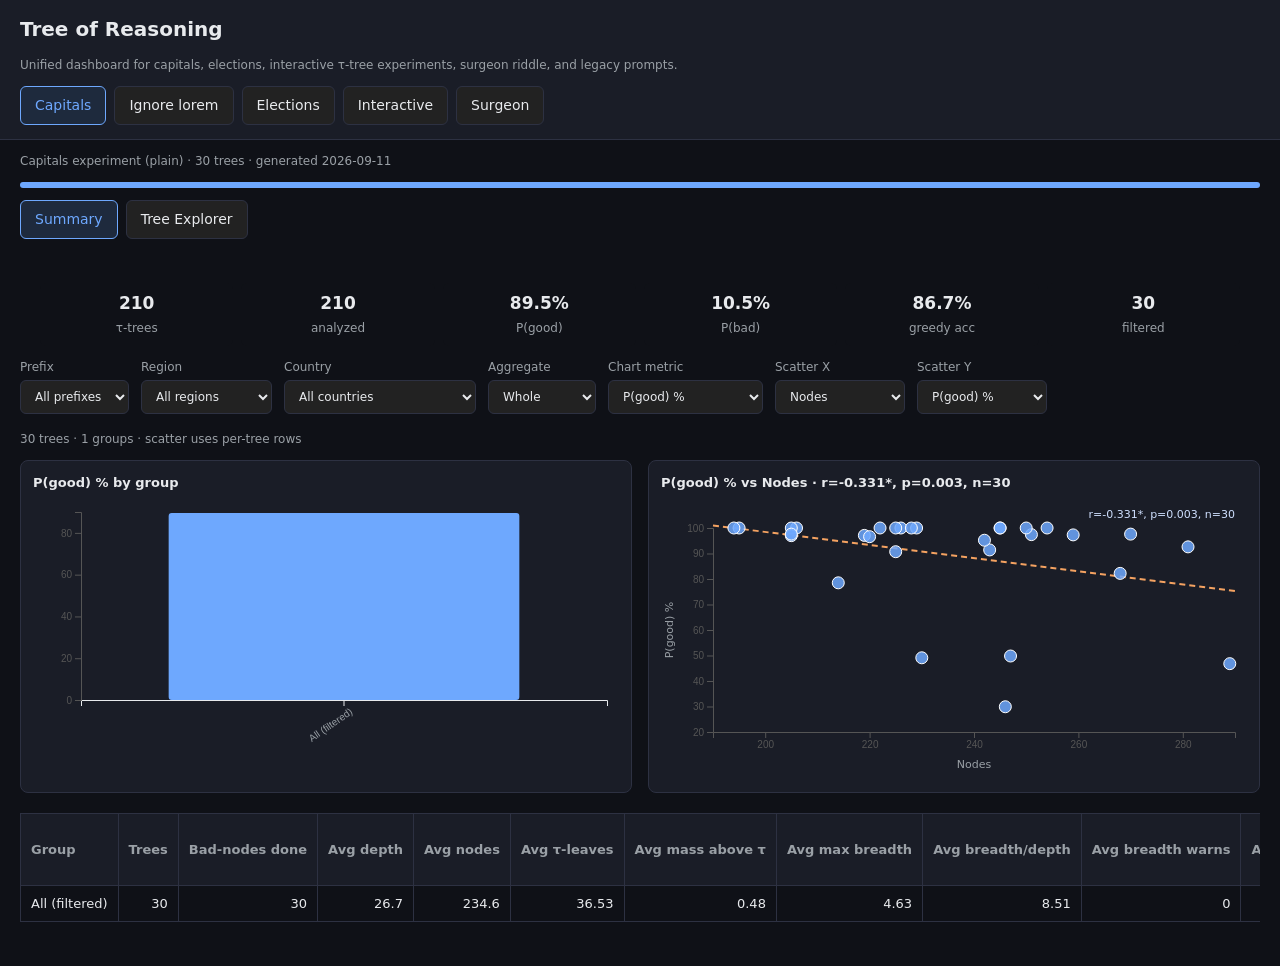
<file: index.html>
<!DOCTYPE html>
<html lang="en">
<head>
<meta charset="utf-8" />
<meta name="viewport" content="width=device-width, initial-scale=1" />
<title>Tree of Reasoning — Dashboards</title>
<script src="assets/vendor/d3.min.js"></script>
<link rel="stylesheet" href="assets/site.css" />
</head>
<body>
<header>
  <h1>Tree of Reasoning</h1>
  <p class="muted">Unified dashboard for capitals, elections, interactive τ-tree experiments, surgeon riddle, and legacy prompts.</p>
  <div class="top-tabs">
    <button type="button" class="top-tab-btn active" data-experiment="capitals">Capitals</button>
    <button type="button" class="top-tab-btn" data-experiment="ignoreLorem">Ignore lorem</button>
    <button type="button" class="top-tab-btn" data-experiment="elections">Elections</button>
    <button type="button" class="top-tab-btn" data-experiment="interactive">Interactive</button>
    <button type="button" class="top-tab-btn" data-experiment="surgeon">Surgeon</button>
  </div>
</header>

<!-- Capitals -->
<section id="capitalsPanel" class="experiment-panel active">
  <p class="muted" id="capitalsSource" style="padding:0 20px">Loading…</p>
  <div class="progress-bar"><div class="progress-fill" id="capitalsProgressFill" style="width:0%"></div></div>
  <div class="tabs" style="padding:0 20px">
    <button type="button" class="tab-btn active" data-tab="summary">Summary</button>
    <button type="button" class="tab-btn" data-tab="trees">Tree Explorer</button>
  </div>
  <div id="capitalsPanel_summaryPanel" class="panel active">
    <div class="summary-wrap">
      <div class="stat-grid" id="capitalsGlobalStats"></div>
      <div class="summary-controls">
        <label>Prefix <select id="capitalsPrefixFilter"><option value="">All</option></select></label>
        <label>Region <select id="capitalsRegionFilter"><option value="">All</option></select></label>
        <label>Country <select id="capitalsCountryFilter"><option value="">All</option></select></label>
        <label>Aggregate <select id="capitalsAggSelect">
          <option value="whole">Whole</option>
          <option value="by_region">By region</option>
          <option value="by_country">By country</option>
          <option value="by_prefix_length">By prefix</option>
        </select></label>
        <label>Chart metric <select id="capitalsMetricSelect"></select></label>
        <label>Scatter X <select id="capitalsScatterX"></select></label>
        <label>Scatter Y <select id="capitalsScatterY"></select></label>
      </div>
      <p class="muted filter-hint" id="capitalsFilterHint"></p>
      <div class="chart-row">
        <div class="chart-card"><h3 id="capitalsBarChartTitle">Bar chart</h3><svg id="capitalsBarChart" class="chart"></svg></div>
        <div class="chart-card"><h3 id="capitalsScatterChartTitle">Scatter</h3><svg id="capitalsScatterChart" class="chart"></svg></div>
      </div>
      <div class="summary-table-wrap"><table class="summary" id="capitalsSummaryTable"><thead></thead><tbody></tbody></table></div>
    </div>
  </div>
  <div id="capitalsPanel_treesPanel" class="panel">
    <div class="controls">
      <label>Tree <select id="capitalsRunSelect"></select></label>
      <label>Min edge prob <select id="capitalsProbFilter">
        <option value="0">0</option><option value="0.01" selected>0.01 (τ)</option>
      </select></label>
      <label><input type="checkbox" id="capitalsShowBad" checked /> Bad nodes</label>
      <label><input type="checkbox" id="capitalsShowGood" checked /> Good nodes</label>
      <label><input type="checkbox" id="capitalsHighlightBadOnly" /> Dim non-bad subtrees</label>
      <button type="button" id="capitalsFitBtn">Fit</button>
      <button type="button" id="capitalsResetBtn">Reset zoom</button>
    </div>
    <div class="bad-filter" id="capitalsBadFilter">
      <span class="muted">Count as bad:</span>
      <label><input type="checkbox" id="badFilter_wrong_city" checked /> wrong city</label>
      <label><input type="checkbox" id="badFilter_empty" checked /> no answer</label>
      <label><input type="checkbox" id="badFilter_incomplete" checked /> incomplete</label>
      <label><input type="checkbox" id="badFilter_lorem_drift" checked /> lorem drift</label>
    </div>
    <div class="legend">
      <span><i style="background:var(--bad-node)"></i> 100% bad</span>
      <span><i style="background:var(--mostly-bad)"></i> &gt;75% bad</span>
      <span><i style="background:var(--good-node)"></i> 100% good</span>
      <span><i style="background:var(--internal)"></i> mixed</span>
      <span><i style="background:var(--expanded)"></i> expanded</span>
    </div>
    <div class="layout">
      <div class="graph-wrap"><svg id="capitalsGraph" class="tree-graph-svg"></svg><div id="capitalsTooltip" class="tree-tooltip"></div></div>
      <aside class="sidebar">
        <div class="card"><h3>Run</h3><div id="capitalsRunMeta" class="muted">—</div></div>
        <div class="stat-grid" id="capitalsRunStats"></div>
        <h3 style="font-size:14px;margin:0 0 8px">Nodes by error rate</h3>
        <div id="capitalsBadNodeList" class="muted">Load a tree.</div>
        <h3 style="font-size:14px;margin:12px 0 8px">Selected node</h3>
        <div id="capitalsDetail"><p class="muted">Click a node.</p></div>
      </aside>
    </div>
  </div>
</section>

<!-- Ignore lorem (legacy capitals prompts) -->
<section id="ignoreLoremPanel" class="experiment-panel">
  <p class="muted" id="ignoreLoremSource" style="padding:0 20px">Loading…</p>
  <div class="progress-bar"><div class="progress-fill" id="ignoreLoremProgressFill" style="width:0%"></div></div>
  <div class="tabs" style="padding:0 20px">
    <button type="button" class="tab-btn active" data-tab="summary">Summary</button>
    <button type="button" class="tab-btn" data-tab="trees">Tree Explorer</button>
  </div>
  <div id="ignoreLoremPanel_summaryPanel" class="panel active">
    <div class="summary-wrap">
      <div class="stat-grid" id="ignoreLoremGlobalStats"></div>
      <div class="summary-controls">
        <label>Prefix <select id="ignoreLoremPrefixFilter"><option value="">All</option></select></label>
        <label>Region <select id="ignoreLoremRegionFilter"><option value="">All</option></select></label>
        <label>Country <select id="ignoreLoremCountryFilter"><option value="">All</option></select></label>
        <label>Aggregate <select id="ignoreLoremAggSelect">
          <option value="whole">Whole</option>
          <option value="by_region">By region</option>
          <option value="by_country">By country</option>
          <option value="by_prefix_length">By prefix</option>
        </select></label>
        <label>Chart metric <select id="ignoreLoremMetricSelect"></select></label>
        <label>Scatter X <select id="ignoreLoremScatterX"></select></label>
        <label>Scatter Y <select id="ignoreLoremScatterY"></select></label>
      </div>
      <p class="muted filter-hint" id="ignoreLoremFilterHint"></p>
      <div class="chart-row">
        <div class="chart-card"><h3 id="ignoreLoremBarChartTitle">Bar chart</h3><svg id="ignoreLoremBarChart" class="chart"></svg></div>
        <div class="chart-card"><h3 id="ignoreLoremScatterChartTitle">Scatter</h3><svg id="ignoreLoremScatterChart" class="chart"></svg></div>
      </div>
      <div class="summary-table-wrap"><table class="summary" id="ignoreLoremSummaryTable"><thead></thead><tbody></tbody></table></div>
    </div>
  </div>
  <div id="ignoreLoremPanel_treesPanel" class="panel">
    <div class="controls">
      <label>Tree <select id="ignoreLoremRunSelect"></select></label>
      <label>Min edge prob <select id="ignoreLoremProbFilter">
        <option value="0">0</option><option value="0.01" selected>0.01 (τ)</option>
      </select></label>
      <label><input type="checkbox" id="ignoreLoremShowBad" checked /> Bad nodes</label>
      <label><input type="checkbox" id="ignoreLoremShowGood" checked /> Good nodes</label>
      <label><input type="checkbox" id="ignoreLoremHighlightBadOnly" /> Dim non-bad subtrees</label>
      <button type="button" id="ignoreLoremFitBtn">Fit</button>
      <button type="button" id="ignoreLoremResetBtn">Reset zoom</button>
    </div>
    <div class="bad-filter" id="ignoreLoremBadFilter">
      <span class="muted">Count as bad:</span>
      <label><input type="checkbox" id="badFilter_wrong_city" checked /> wrong city</label>
      <label><input type="checkbox" id="badFilter_empty" checked /> no answer</label>
      <label><input type="checkbox" id="badFilter_incomplete" checked /> incomplete</label>
      <label><input type="checkbox" id="badFilter_lorem_reasoning" checked /> mention lorem in reasoning</label>
      <label><input type="checkbox" id="badFilter_lorem_answer" checked /> mention lorem in answer</label>
    </div>
    <div class="legend">
      <span><i style="background:var(--bad-node)"></i> 100% bad</span>
      <span><i style="background:var(--mostly-bad)"></i> &gt;75% bad</span>
      <span><i style="background:var(--good-node)"></i> 100% good</span>
      <span><i style="background:var(--internal)"></i> mixed</span>
      <span><i style="background:var(--expanded)"></i> expanded</span>
    </div>
    <div class="layout">
      <div class="graph-wrap"><svg id="ignoreLoremGraph" class="tree-graph-svg"></svg><div id="ignoreLoremTooltip" class="tree-tooltip"></div></div>
      <aside class="sidebar">
        <div class="card"><h3>Run</h3><div id="ignoreLoremRunMeta" class="muted">—</div></div>
        <div class="stat-grid" id="ignoreLoremRunStats"></div>
        <h3 style="font-size:14px;margin:0 0 8px">Nodes by error rate</h3>
        <div id="ignoreLoremBadNodeList" class="muted">Load a tree.</div>
        <h3 style="font-size:14px;margin:12px 0 8px">Selected node</h3>
        <div id="ignoreLoremDetail"><p class="muted">Click a node.</p></div>
      </aside>
    </div>
  </div>
</section>

<!-- Elections -->
<section id="electionsPanel" class="experiment-panel">
  <p class="muted" id="electionsSource" style="padding:0 20px">Loading…</p>
  <div class="tabs" style="padding:0 20px">
    <button type="button" class="tab-btn active" data-tab="summary">Summary</button>
    <button type="button" class="tab-btn" data-tab="trees">Tree Explorer</button>
  </div>
  <div id="electionsPanel_summaryPanel" class="panel active">
    <div class="summary-wrap">
      <div class="stat-grid" id="electionsGlobalStats"></div>
      <div class="summary-controls">
        <label>Correct if <select id="electionsCorrectnessMode"></select></label>
        <label>Prefix <select id="electionsPrefixFilter"><option value="">All</option></select></label>
        <label>Aggregate <select id="electionsAggSelect">
          <option value="whole">Whole</option>
          <option value="by_model">By model</option>
          <option value="by_instruction_variant">By prompt</option>
        </select></label>
        <label>Chart metric <select id="electionsMetricSelect"></select></label>
      </div>
      <p class="muted filter-hint" id="electionsFilterHint"></p>
      <div class="chart-row">
        <div class="chart-card"><h3 id="electionsBarChartTitle">Summary metric</h3><svg id="electionsBarChart" class="chart"></svg></div>
        <div class="chart-card"><h3 id="electionsCandidateChartTitle" data-default-title="Candidate mention mass">Candidate mention mass</h3><svg id="electionsCandidateChart" class="chart"></svg></div>
      </div>
      <div class="summary-table-wrap"><table class="summary" id="electionsSummaryTable"><thead></thead><tbody></tbody></table></div>
    </div>
  </div>
  <div id="electionsPanel_treesPanel" class="panel">
    <div class="controls">
      <label>Tree <select id="electionsRunSelect"></select></label>
      <label>Correct if <select id="electionsTreeCorrectnessMode"></select></label>
      <label>Min edge prob <select id="electionsProbFilter">
        <option value="0">0</option><option value="0.01" selected>0.01 (τ)</option>
      </select></label>
      <button type="button" id="electionsFitBtn">Fit</button>
      <button type="button" id="electionsResetBtn">Reset zoom</button>
    </div>
    <div class="legend" id="electionsLegend"></div>
    <div class="layout">
      <div class="graph-wrap"><svg id="electionsGraph" class="tree-graph-svg"></svg><div id="electionsTooltip" class="tree-tooltip"></div></div>
      <aside class="sidebar">
        <div class="card"><h3>Run</h3><div id="electionsRunMeta" class="muted">—</div></div>
        <div class="chart-card"><h3 id="electionsRunCandidateChartTitle" data-default-title="Per-candidate P(mention)">Per-candidate P(mention)</h3><svg id="electionsRunCandidateChart" class="chart"></svg></div>
        <div class="stat-grid" id="electionsRunStats"></div>
        <h3 style="font-size:14px;margin:0 0 8px">Selected node</h3>
        <div id="electionsDetail"><p class="muted">Click a node.</p></div>
      </aside>
    </div>
  </div>
</section>

<!-- Interactive -->
<section id="interactivePanel" class="experiment-panel">
  <div style="padding:0 20px">
    <p class="muted" id="interactiveSource">Loading…</p>
    <div class="view-only-banner" style="display:none">
      <strong>View only.</strong> Tree generation, saving, and rescoring require running
      <code>serve_dashboard.py</code> locally with a GPU.
    </div>
    <p class="tau-slow-warning" id="interactiveTauWarning" hidden>
      <strong>Large trees.</strong> τ below 0.01 can have thousands of nodes and may take 30+ seconds
      to download and render in Tree Explorer.
    </p>
    <div class="generate-panel">
      <div>
        <label>Prompt <textarea id="interactivePrompt" placeholder="What is the capital of Brazil?"></textarea></label>
        <div class="generate-row">
          <label>Expected answers <input id="interactiveExpected" type="text" placeholder="Brasília, Brasilia" /></label>
          <label>Model <select id="interactiveModel"></select></label>
          <label>τ <select id="interactiveTau"></select></label>
        </div>
        <p class="muted" id="interactiveStatus"></p>
      </div>
      <div>
        <button type="button" id="interactiveGenerateBtn" style="margin-bottom:8px">Generate tree</button>
        <button type="button" id="interactiveSaveBtn">Save tree</button>
      </div>
    </div>
  </div>
  <div class="tabs" style="padding:0 20px">
    <button type="button" class="tab-btn active" data-tab="summary">Summary</button>
    <button type="button" class="tab-btn" data-tab="trees">Tree Explorer</button>
  </div>
  <div id="interactivePanel_summaryPanel" class="panel active">
    <div class="summary-wrap">
      <div class="stat-grid" id="interactiveGlobalStats"></div>
      <div class="summary-controls">
        <label>Model <select id="interactiveModelFilter"><option value="">All</option></select></label>
        <label>Summary τ <select id="interactiveTauFilter"></select></label>
        <label>Chart metric <select id="interactiveMetricSelect"></select></label>
        <label>Scatter X <select id="interactiveScatterX"></select></label>
        <label>Scatter Y <select id="interactiveScatterY"></select></label>
      </div>
      <p class="muted filter-hint" id="interactiveFilterHint"></p>
      <div class="chart-row">
        <div class="chart-card"><h3 id="interactiveBarChartTitle">Bar chart</h3><svg id="interactiveBarChart" class="chart"></svg></div>
        <div class="chart-card"><h3 id="interactiveScatterChartTitle">Scatter</h3><svg id="interactiveScatterChart" class="chart"></svg></div>
      </div>
      <div class="summary-table-wrap"><table class="summary" id="interactiveSummaryTable"><thead></thead><tbody></tbody></table></div>
    </div>
  </div>
  <div id="interactivePanel_treesPanel" class="panel">
    <div class="controls">
      <label>Tree <select id="interactiveRunSelect"></select></label>
      <label>Min edge prob <select id="interactiveProbFilter">
        <option value="0">0 (show all)</option>
      </select></label>
      <label><input type="checkbox" id="interactiveShowBad" checked /> Bad nodes</label>
      <label><input type="checkbox" id="interactiveShowGood" checked /> Good nodes</label>
      <label><input type="checkbox" id="interactiveDimOther" /> Dim other nodes</label>
      <button type="button" id="interactiveFitBtn">Fit</button>
      <button type="button" id="interactiveResetBtn">Reset zoom</button>
    </div>
    <div class="legend" id="interactiveLegend"></div>
    <div class="layout">
      <div class="graph-wrap"><svg id="interactiveGraph" class="tree-graph-svg"></svg><div id="interactiveTooltip" class="tree-tooltip"></div></div>
      <aside class="sidebar">
        <div class="card"><h3>Run</h3><div id="interactiveRunMeta" class="muted">—</div></div>
        <h3 style="font-size:14px;margin:0 0 8px">Selected node</h3>
        <div id="interactiveDetail"><p class="muted">Click a node.</p></div>
      </aside>
    </div>
  </div>
</section>

<!-- Surgeon riddle -->
<section id="surgeonPanel" class="experiment-panel">
  <p class="muted" id="surgeonSource" style="padding:0 20px">Loading…</p>
  <p class="muted snapshot-banner" id="surgeonSnapshotBanner" hidden style="padding:0 20px;margin-top:8px"></p>
  <div class="progress-bar"><div class="progress-fill" id="surgeonProgressFill" style="width:0%"></div></div>
  <div class="tabs" style="padding:0 20px">
    <button type="button" class="tab-btn active" data-tab="summary">Summary</button>
    <button type="button" class="tab-btn" data-tab="trees">Tree Explorer</button>
    <button type="button" class="tab-btn" data-tab="sequences">15-token sequences</button>
    <button type="button" class="tab-btn" data-tab="extended">Extended reasoning</button>
  </div>
  <div id="surgeonPanel_summaryPanel" class="panel active">
    <div class="summary-wrap">
      <div class="stat-grid" id="surgeonGlobalStats"></div>
      <div class="summary-controls">
        <label>Model <select id="surgeonModelFilter"><option value="">All</option></select></label>
        <label>Prefix <select id="surgeonPrefixFilter"><option value="">All</option></select></label>
        <label>Aggregate <select id="surgeonAggSelect">
          <option value="whole">Whole</option>
          <option value="by_country">By model</option>
          <option value="by_prefix_length">By prefix</option>
        </select></label>
        <label>Chart metric <select id="surgeonMetricSelect"></select></label>
      </div>
      <p class="muted filter-hint" id="surgeonFilterHint"></p>
      <div class="chart-row">
        <div class="chart-card"><h3 id="surgeonBarChartTitle">Metric by group</h3><svg id="surgeonBarChart" class="chart"></svg></div>
      </div>
      <div class="summary-table-wrap"><table class="summary" id="surgeonSummaryTable"><thead></thead><tbody></tbody></table></div>
    </div>
  </div>
  <div id="surgeonPanel_treesPanel" class="panel">
    <div class="controls">
      <label>Tree <select id="surgeonRunSelect"></select></label>
      <label>Min edge prob <select id="surgeonProbFilter">
        <option value="0">0</option><option value="0.01" selected>0.01 (τ snapshot)</option>
      </select></label>
      <label><input type="checkbox" id="surgeonShowBad" checked /> Bad nodes</label>
      <label><input type="checkbox" id="surgeonShowGood" checked /> Good nodes</label>
      <label><input type="checkbox" id="surgeonHighlightBadOnly" /> Dim non-bad subtrees</label>
      <button type="button" id="surgeonFitBtn">Fit</button>
      <button type="button" id="surgeonResetBtn">Reset zoom</button>
    </div>
    <div class="bad-filter" id="surgeonBadFilter">
      <span class="muted">Count as bad:</span>
      <label><input type="checkbox" id="badFilter_wrong_city" checked /> wrong answer</label>
      <label><input type="checkbox" id="badFilter_empty" checked /> no answer</label>
      <label><input type="checkbox" id="badFilter_incomplete" checked /> incomplete</label>
      <label><input type="checkbox" id="badFilter_lorem_drift" checked /> lorem drift</label>
    </div>
    <div class="legend">
      <span><i style="background:var(--bad-node)"></i> 100% bad</span>
      <span><i style="background:var(--mostly-bad)"></i> &gt;75% bad</span>
      <span><i style="background:var(--good-node)"></i> 100% good</span>
      <span><i style="background:var(--internal)"></i> mixed</span>
      <span><i style="background:var(--expanded)"></i> expanded</span>
    </div>
    <div class="layout">
      <div class="graph-wrap"><svg id="surgeonGraph" class="tree-graph-svg"></svg><div id="surgeonTooltip" class="tree-tooltip"></div></div>
      <aside class="sidebar">
        <div class="card"><h3>Run</h3><div id="surgeonRunMeta" class="muted">—</div></div>
        <div class="stat-grid" id="surgeonRunStats"></div>
        <h3 style="font-size:14px;margin:0 0 8px">Nodes by error rate</h3>
        <div id="surgeonBadNodeList" class="muted">Load a tree.</div>
        <h3 style="font-size:14px;margin:12px 0 8px">Selected node</h3>
        <div id="surgeonDetail"><p class="muted">Click a node.</p></div>
      </aside>
    </div>
  </div>
  <div id="surgeonPanel_sequencesPanel" class="panel">
    <div class="summary-wrap sequences-wrap">
      <p class="muted">Last <strong>15 tokens</strong> on paths ending at colored nodes. Shared sequences appear under multiple colors; unique sequences appear under one color only.</p>
      <div class="summary-controls">
        <label>Model <select id="surgeonSeqModel"></select></label>
        <label>View <select id="surgeonSeqView">
          <option value="by_color">Top per color</option>
          <option value="compare" selected>Shared vs unique</option>
        </select></label>
        <label>Show <select id="surgeonSeqShareFilter">
          <option value="all">All stored</option>
          <option value="unique">Unique to one color</option>
          <option value="shared">Shared by 2+ colors</option>
        </select></label>
        <label>Search <input id="surgeonSeqSearch" type="search" placeholder="filter sequence text..." style="min-width:220px" /></label>
        <label class="toolbar"><input type="checkbox" id="surgeonSeqMaskPrompt" checked /> Replace prompt text with (prompt)</label>
        <label>Values <select id="surgeonSeqValueMode">
          <option value="count">Absolute counts</option>
          <option value="prevalence">Prevalence % of leaves</option>
        </select></label>
        <div>
          <div class="muted" style="margin-bottom:4px">Colors — uncheck to hide sequences that appear there</div>
          <div id="surgeonSeqColorFilter" class="seq-color-filter"></div>
        </div>
      </div>
      <div class="stat-grid" id="surgeonSeqStats"></div>
      <div id="surgeonSeqByColor" class="seq-columns" hidden></div>
      <div id="surgeonSeqCompare" class="compare-wrap"></div>
      <div id="surgeonSeqDetail" class="card seq-detail" hidden></div>
    </div>
  </div>
  <div id="surgeonPanel_extendedPanel" class="panel">
    <div class="summary-wrap sequences-wrap">
      <p class="muted">15-token windows in each leaf’s full chain of thought (tree path plus greedy completion). Prevalence is the share of leaves whose full reasoning contains the string.</p>
      <div class="summary-controls">
        <label>Model <select id="surgeonExtModel"></select></label>
        <label>View <select id="surgeonExtView">
          <option value="by_color">Top per color</option>
          <option value="compare" selected>Shared vs unique</option>
        </select></label>
        <label>Show <select id="surgeonExtShareFilter">
          <option value="all">All stored</option>
          <option value="unique">Unique to one color</option>
          <option value="shared">Shared by 2+ colors</option>
        </select></label>
        <label>Search <input id="surgeonExtSearch" type="search" placeholder="filter sequence text..." style="min-width:220px" /></label>
        <label class="toolbar"><input type="checkbox" id="surgeonExtMaskPrompt" checked /> Replace prompt text with (prompt)</label>
        <label>Values <select id="surgeonExtValueMode">
          <option value="count">Absolute counts</option>
          <option value="prevalence">Prevalence % of leaves</option>
        </select></label>
        <div>
          <div class="muted" style="margin-bottom:4px">Colors — uncheck to hide sequences that appear there</div>
          <div id="surgeonExtColorFilter" class="seq-color-filter"></div>
        </div>
      </div>
      <div class="stat-grid" id="surgeonExtStats"></div>
      <div id="surgeonExtByColor" class="seq-columns" hidden></div>
      <div id="surgeonExtCompare" class="compare-wrap"></div>
      <div id="surgeonExtDetail" class="card seq-detail" hidden></div>
    </div>
  </div>
</section>

<script src="assets/site.js"></script>
<script src="assets/motif-columns.js"></script>
<script src="assets/summary-aggregate.js"></script>
<script src="assets/summary-charts.js"></script>
<script src="assets/elections-correctness.js"></script>
<script src="assets/detail-panel.js"></script>
<script src="assets/tree-graph.js"></script>
<script src="assets/summary-panel.js"></script>
<script src="assets/adapters/capitals.js"></script>
<script src="assets/adapters/elections.js"></script>
<script src="assets/adapters/interactive.js"></script>
<script src="assets/color-sequences.js"></script>
<script src="assets/adapters/surgeon.js"></script>
</body>
</html>
</file>
<file: assets/site.css>
:root {
  color-scheme: dark;
  --bg: #0f1117;
  --panel: #1a1d27;
  --text: #e8eaed;
  --muted: #9aa0a6;
  --border: #2d3142;
  --accent: #6ea8fe;
  --bad: #e57373;
  --bad-node: #c62828;
  --mostly-bad: #f4a261;
  --good: #7dcea0;
  --good-node: #2e7d32;
  --ditched: #5c6370;
  --expanded: #ff9800;
  --internal: #3d4459;
  --leaf: #888;
  --warn-bg: #2a2414;
  --warn-border: #5c4a1a;
  --warn-text: #f0d78c;
}
* { box-sizing: border-box; }
body { margin: 0; font: 14px/1.5 ui-sans-serif, system-ui, sans-serif; background: var(--bg); color: var(--text); }
header { padding: 14px 20px; border-bottom: 1px solid var(--border); background: var(--panel); }
h1 { margin: 0 0 4px; font-size: 20px; }
.muted { color: var(--muted); font-size: 12px; }
.error { color: var(--bad); }
.top-tabs { display: flex; gap: 8px; margin-top: 12px; flex-wrap: wrap; }
.top-tab-btn, .tab-btn {
  background: #222; color: var(--text); border: 1px solid var(--border);
  border-radius: 6px; padding: 8px 14px; cursor: pointer;
}
.top-tab-btn.active, .tab-btn.active { border-color: var(--accent); background: #1e2a3d; color: var(--accent); }
.experiment-panel { display: none; }
.experiment-panel.active { display: block; }
.view-only-banner {
  margin-top: 12px; padding: 10px 14px; border: 1px solid var(--warn-border);
  background: var(--warn-bg); color: var(--warn-text); border-radius: 8px; font-size: 13px;
}
.tau-slow-warning {
  margin: 8px 20px 0; padding: 10px 14px; border: 1px solid var(--warn-border);
  background: var(--warn-bg); color: var(--warn-text); border-radius: 8px; font-size: 13px;
}
.panel { display: none; }
.panel.active { display: block; }
.tabs { display: flex; gap: 8px; margin: 12px 0; flex-wrap: wrap; }
.layout { display: grid; grid-template-columns: 1fr minmax(320px, 420px); height: calc(100vh - 280px); min-height: 420px; }
.graph-wrap { position: relative; overflow: hidden; border-right: 1px solid var(--border); border-top: 1px solid var(--border); }
.tree-graph-svg { width: 100%; height: 100%; display: block; cursor: grab; }
.tree-graph-svg:active { cursor: grabbing; }
#graph { width: 100%; height: 100%; cursor: grab; }
#graph:active { cursor: grabbing; }
.sidebar { overflow-y: auto; padding: 14px; background: var(--panel); border-top: 1px solid var(--border); }
.controls { display: flex; flex-wrap: wrap; gap: 12px; align-items: end; padding: 12px 20px; border-bottom: 1px solid var(--border); }
label { display: grid; gap: 4px; font-size: 12px; color: var(--muted); }
select, button, input, textarea {
  background: #222; color: var(--text); border: 1px solid var(--border);
  border-radius: 6px; padding: 8px 10px; font: inherit;
}
textarea { min-height: 72px; resize: vertical; width: 100%; }
button { cursor: pointer; }
button:hover { border-color: var(--accent); }
button:disabled { opacity: 0.5; cursor: not-allowed; }
.card { background: #12151c; border: 1px solid var(--border); border-radius: 8px; padding: 12px; margin-bottom: 12px; }
.card h3 { margin: 0 0 8px; font-size: 13px; }
.pill { display: inline-block; padding: 2px 8px; border-radius: 999px; font-size: 11px; margin-right: 4px; }
.pill.yes { background: #16361f; color: var(--good); }
.pill.no { background: #3a1717; color: var(--bad); }
.pill.bad-node { background: #4a1515; color: #ff8a80; }
.pill.mostly-bad { background: #4a3510; color: var(--mostly-bad); }
.pill.good-node { background: #16361f; color: var(--good-node); }
.pill.ditched { background: #2a2d36; color: var(--muted); }
.legend { display: flex; flex-wrap: wrap; gap: 10px; margin-top: 8px; padding: 0 20px 8px; }
.legend span { display: inline-flex; align-items: center; gap: 6px; font-size: 11px; color: var(--muted); }
.legend i { width: 10px; height: 10px; border-radius: 50%; display: inline-block; }
.tree-tooltip, #tooltip {
  position: fixed; pointer-events: none; z-index: 100;
  background: #1e2230; border: 1px solid var(--border); border-radius: 8px;
  padding: 10px 12px; font-size: 12px; max-width: 380px; display: none;
  box-shadow: 0 8px 24px rgba(0,0,0,.45);
}
.tree-tooltip .tok, #tooltip .tok { font-family: ui-monospace, monospace; font-size: 13px; margin-bottom: 4px; }
.chart-row { display: grid; grid-template-columns: 1fr 1fr; gap: 16px; margin-bottom: 20px; }
.chart-card { background: var(--panel); border: 1px solid var(--border); border-radius: 8px; padding: 12px; }
.chart-card h3 { margin: 0 0 8px; font-size: 13px; }
.chart { width: 100%; height: 280px; display: block; }
.progress-bar { height: 6px; background: #222; border-radius: 3px; margin: 8px 20px 0; overflow: hidden; }
.progress-fill { height: 100%; background: var(--accent); transition: width 0.3s; }
.bad-filter { display: flex; flex-wrap: wrap; gap: 10px; align-items: center; padding: 8px 20px; font-size: 12px; }
.bad-filter label { display: inline-flex; align-items: center; gap: 6px; color: var(--muted); }
.preset-btn { background: #222; color: var(--muted); border: 1px solid var(--border); border-radius: 6px; padding: 4px 8px; font-size: 11px; cursor: pointer; }
.leaf-card { border-left: 4px solid var(--leaf); margin-bottom: 8px; }
.leaf-card.correct { border-left-color: var(--good); }
.leaf-card.incorrect { border-left-color: var(--bad); }
.leaf-card.neutral { border-left-color: var(--ditched); }
.node-card { border-left: 4px solid var(--bad-node); cursor: pointer; margin-bottom: 8px; }
.node-card.mostly-bad { border-left-color: var(--mostly-bad); }
.node-card.exclusively-good { border-left-color: var(--good-node); }
.answer { font-size: 13px; line-height: 1.45; word-break: break-word; }
.reasoning-block { font-family: ui-monospace, monospace; font-size: 11px; white-space: pre-wrap; margin-top: 8px; color: var(--muted); max-height: 200px; overflow: auto; }
.reasoning-block-full { max-height: min(60vh, 480px); }
.reasoning-label { font-size: 11px; text-transform: uppercase; letter-spacing: 0.04em; color: var(--muted); margin: 10px 0 4px; }
.mono { font-family: ui-monospace, monospace; }
table.summary th.highlight, table.summary td.highlight { background: #151b28; color: #cfe0ff; }
@media (max-width: 1100px) { .chart-row { grid-template-columns: 1fr; } }
.summary-wrap { padding: 20px; max-width: 1400px; margin: 0 auto; }
.summary-controls { display: flex; flex-wrap: wrap; gap: 12px; align-items: end; margin-bottom: 16px; }
.summary-table-wrap { overflow-x: auto; margin-bottom: 24px; }
table.summary { width: max-content; min-width: 100%; border-collapse: collapse; font-size: 13px; }
table.summary th, table.summary td { border: 1px solid var(--border); padding: 8px 10px; text-align: right; white-space: nowrap; }
table.summary th { background: var(--panel); color: var(--muted); cursor: pointer; }
table.summary th.motif-group-header { cursor: default; color: var(--text); font-size: 12px; letter-spacing: 0.02em; }
table.summary th.frozen, table.summary td.frozen {
  position: sticky;
  background: var(--panel);
}
table.summary td.frozen { background: var(--bg); }
table.summary th.frozen { z-index: 4; }
table.summary td.frozen { z-index: 2; }
table.summary th.frozen-last, table.summary td.frozen-last {
  box-shadow: 4px 0 8px -4px rgba(0, 0, 0, 0.45);
}
table.summary th.highlight.frozen, table.summary td.highlight.frozen { background: #151b28; }
table.summary tr:hover td.frozen { background: #151922; }
table.summary tr:hover td.highlight.frozen { background: #1a2233; }
table.summary tr.clickable { cursor: pointer; }
table.summary tr:hover td { background: #151922; }
.stat-grid { display: grid; grid-template-columns: repeat(auto-fit, minmax(120px, 1fr)); gap: 8px; margin: 12px 20px; }
.stat { background: #0f1117; border-radius: 6px; padding: 8px; text-align: center; }
.stat strong { display: block; font-size: 17px; }
.generate-panel {
  display: grid; grid-template-columns: 1fr auto; gap: 12px; margin-top: 12px;
  padding-top: 12px; border-top: 1px solid var(--border);
}
.generate-row { display: flex; flex-wrap: wrap; gap: 12px; align-items: end; }
.tutorial-steps { margin: 8px 0 0; padding-left: 18px; color: var(--muted); font-size: 12px; }
.snapshot-banner {
  padding: 10px 14px; border: 1px solid var(--warn-border);
  background: var(--warn-bg); color: var(--warn-text); border-radius: 8px; font-size: 13px;
}
.seq-color-filter {
  display: flex; flex-wrap: wrap; gap: 10px; align-items: center;
  padding: 8px 10px; font-size: 12px;
  border: 1px solid var(--border); border-radius: 6px; background: #12151c;
}
.seq-color-filter label { display: inline-flex; align-items: center; gap: 6px; cursor: pointer; }
.sequences-wrap { max-width: 1760px; }
.seq-columns {
  display: grid;
  grid-template-columns: repeat(5, minmax(210px, 1fr));
  gap: 12px;
  align-items: start;
}
.seq-col {
  background: var(--panel);
  border: 1px solid var(--border);
  border-radius: 8px;
  padding: 10px;
  min-width: 0;
}
.seq-col h3 { margin: 0 0 4px; font-size: 13px; }
.seq-col .muted { margin-bottom: 8px; }
.seq-item {
  background: #12151c;
  border: 1px solid var(--border);
  border-radius: 6px;
  padding: 8px;
  margin-bottom: 8px;
  cursor: pointer;
}
.seq-item:hover { border-color: var(--accent); }
.seq-item.selected { border-color: var(--accent); background: #1e2a3d; }
.seq-item-head {
  display: flex; justify-content: space-between; gap: 8px;
  font-size: 11px; color: var(--muted); margin-bottom: 4px;
}
.seq-text {
  font: 12px/1.4 ui-monospace, SFMono-Regular, Menlo, Consolas, monospace;
  white-space: pre-wrap;
  word-break: break-word;
}
.seq-prompt-token { color: var(--muted); font-style: italic; }
.seq-tokens { display: flex; flex-wrap: wrap; gap: 3px; margin-top: 6px; }
.seq-tok {
  background: #0f1117;
  border: 1px solid var(--border);
  border-radius: 4px;
  padding: 1px 5px;
  font: 11px/1.35 ui-monospace, SFMono-Regular, Menlo, Consolas, monospace;
}
.seq-also { margin-top: 6px; display: flex; flex-wrap: wrap; gap: 4px; }
.seq-detail { margin-top: 16px; }
.seq-bars { display: grid; gap: 6px; margin-top: 10px; }
.seq-bar-row { display: grid; grid-template-columns: 92px 1fr 52px; gap: 8px; align-items: center; font-size: 12px; }
.seq-bar-track { height: 8px; background: #222; border-radius: 4px; overflow: hidden; }
.seq-bar-fill { height: 100%; }
.compare-wrap { overflow-x: auto; margin-top: 12px; }
table.summary td.seq-cell {
  font: 12px/1.4 ui-monospace, SFMono-Regular, Menlo, Consolas, monospace;
  text-align: left; max-width: 520px; word-break: break-word;
}
tr.seq-row { cursor: pointer; }
tr.seq-row.selected td { outline: 1px solid var(--accent); }
@media (max-width: 1100px) {
  .layout { grid-template-columns: 1fr; height: auto; min-height: 70vh; }
  .generate-panel { grid-template-columns: 1fr; }
  .seq-columns { grid-template-columns: 1fr; }
}
</file>
